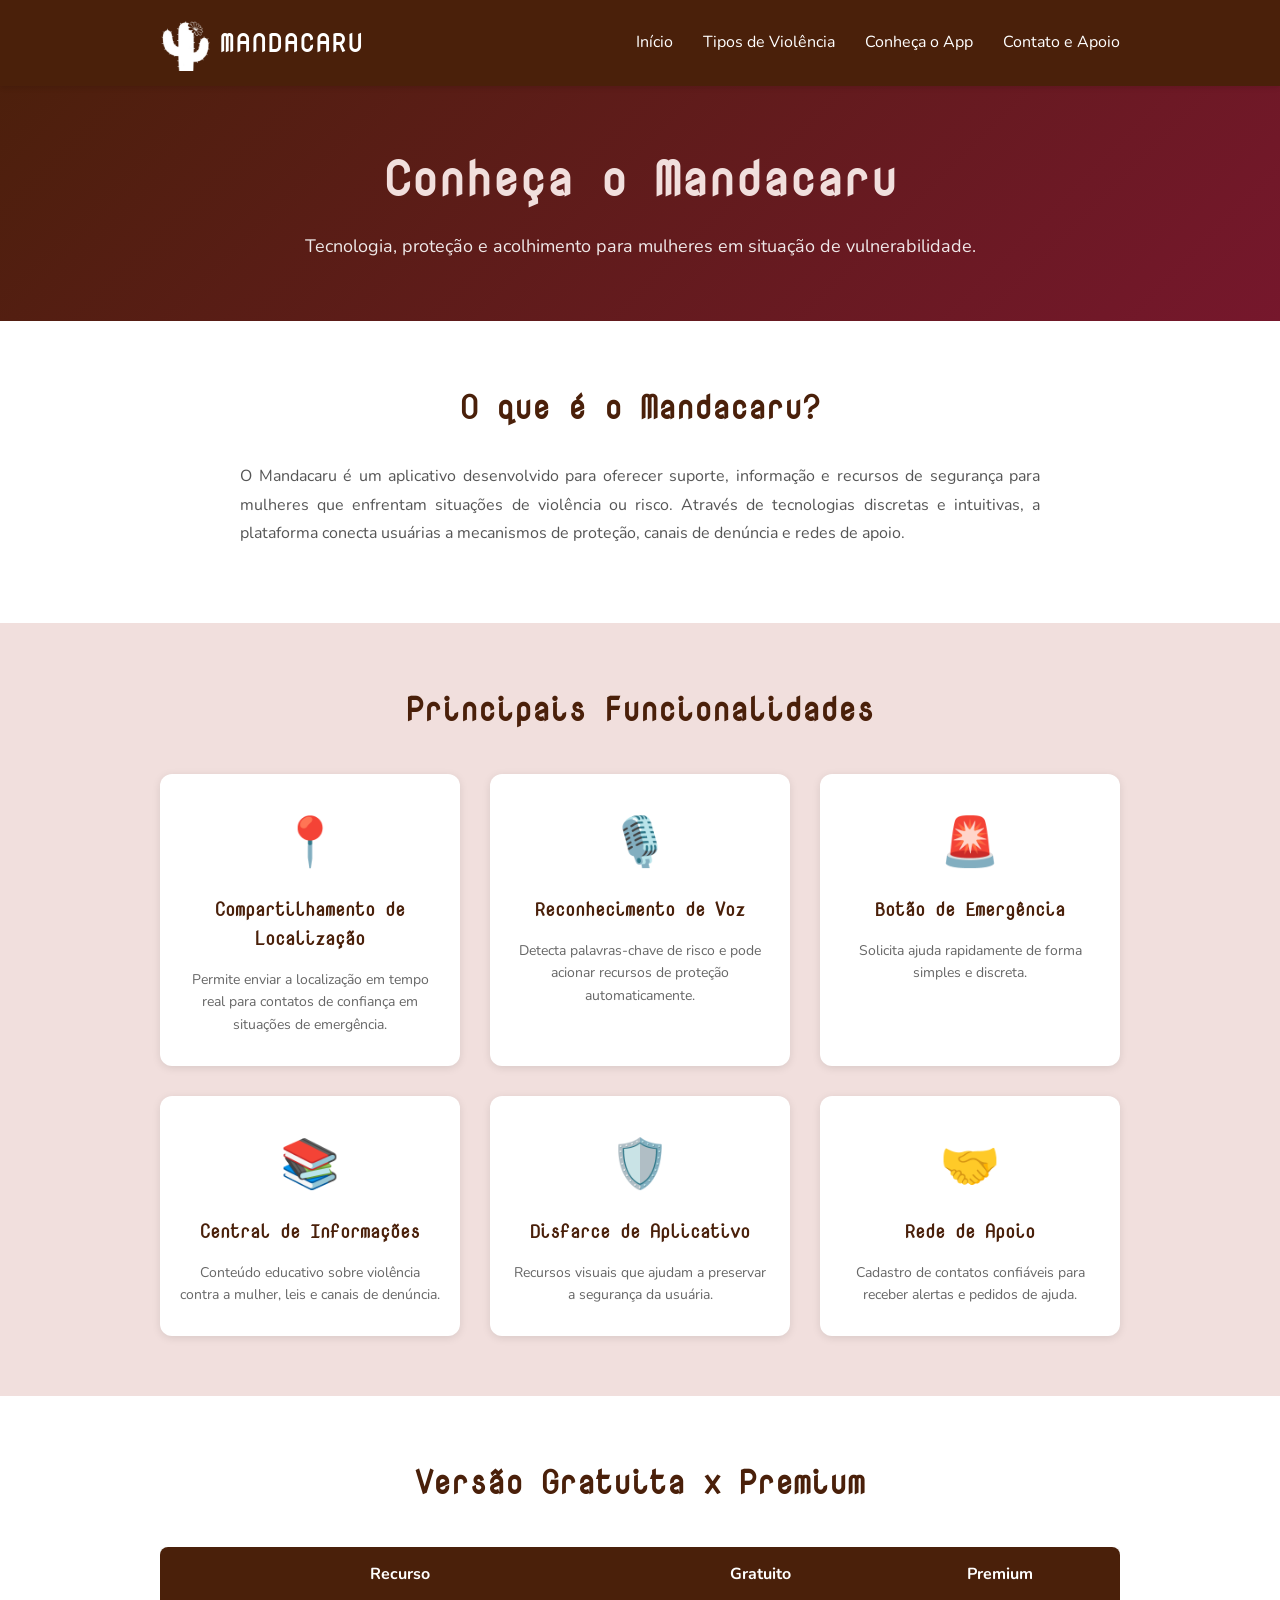
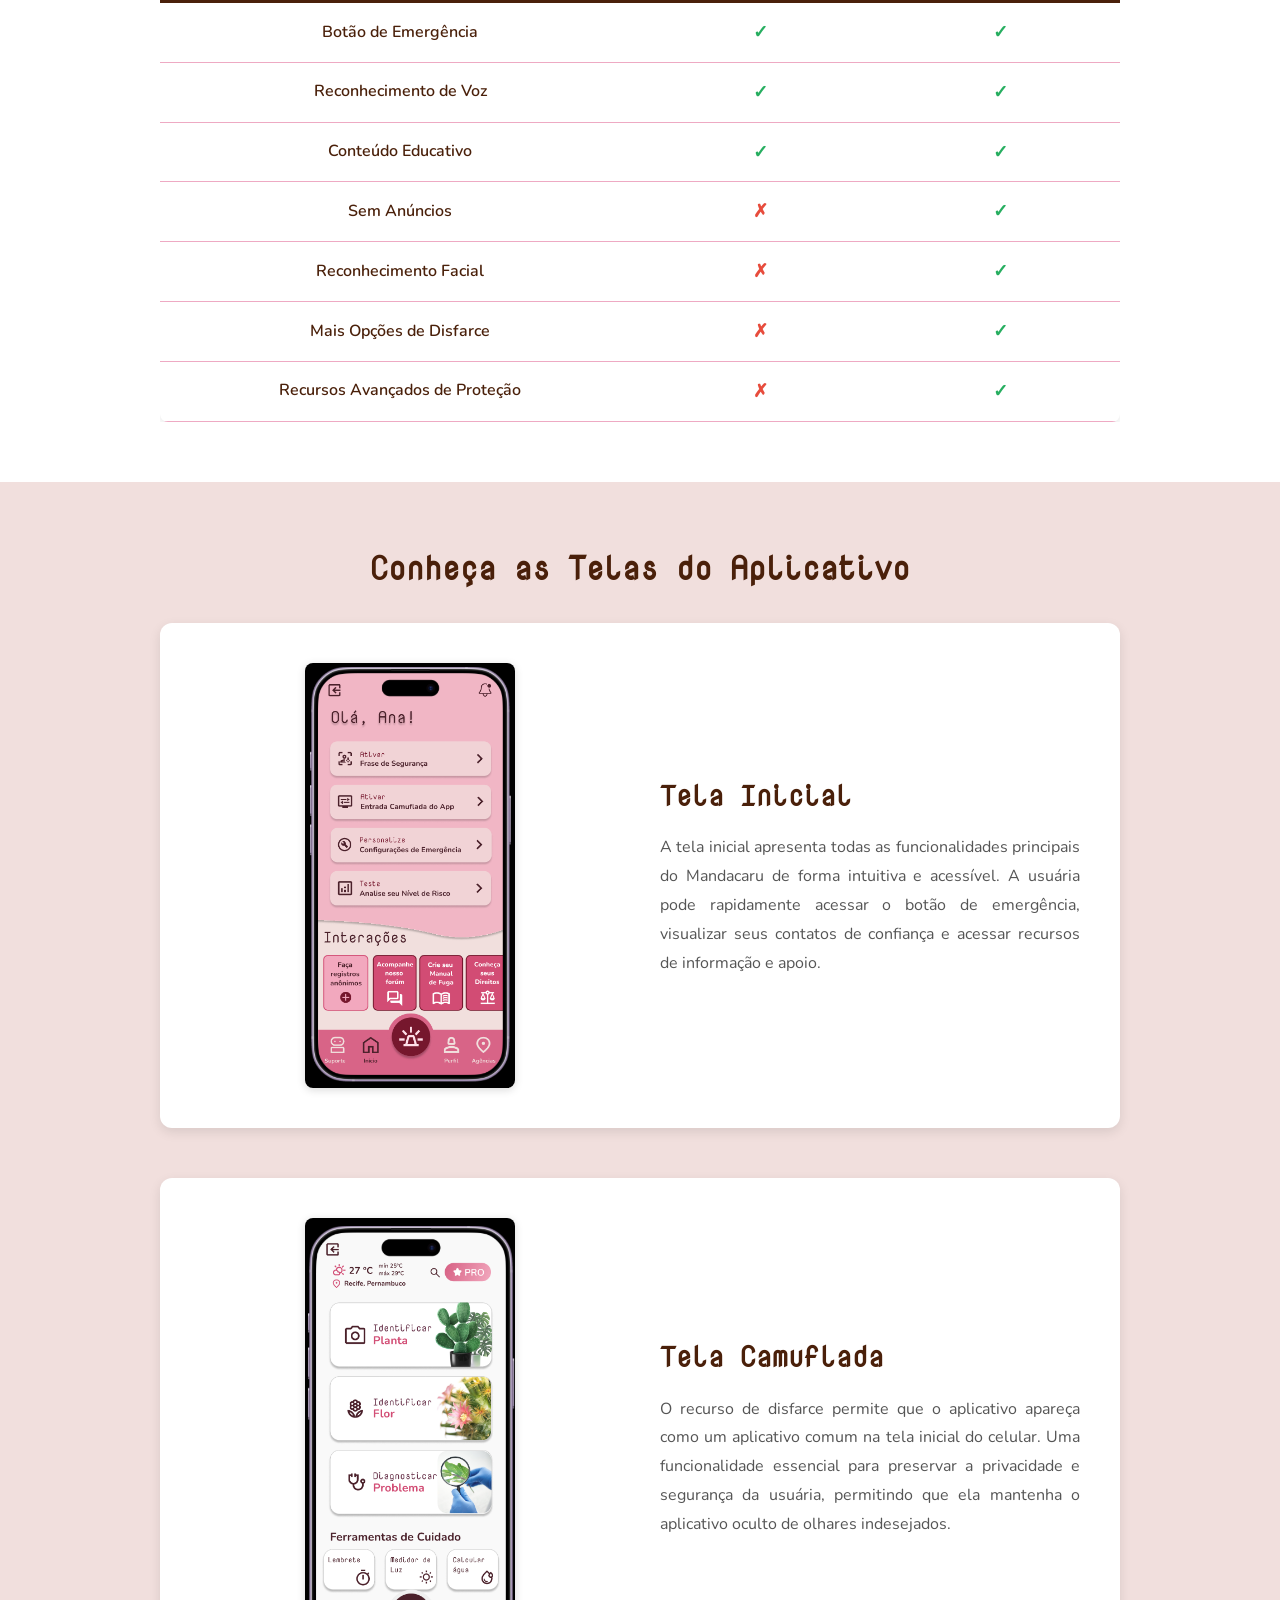
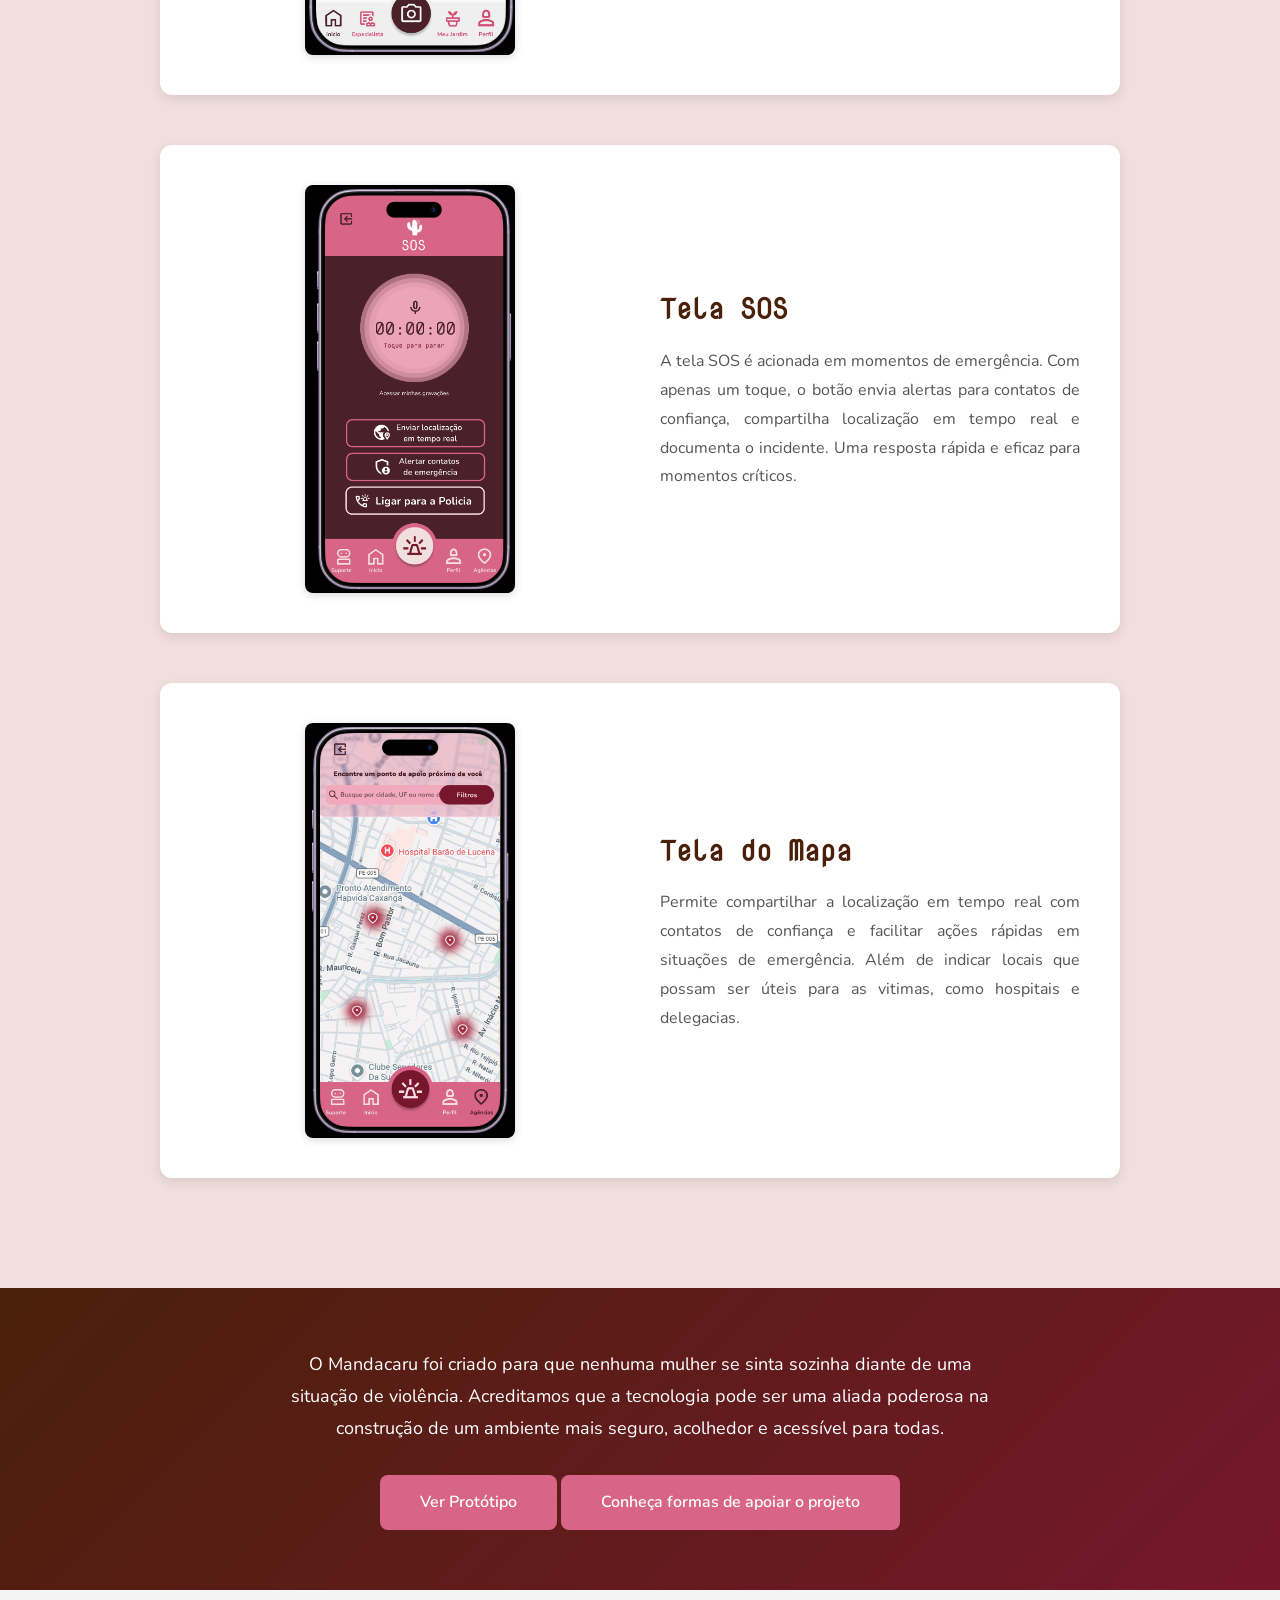
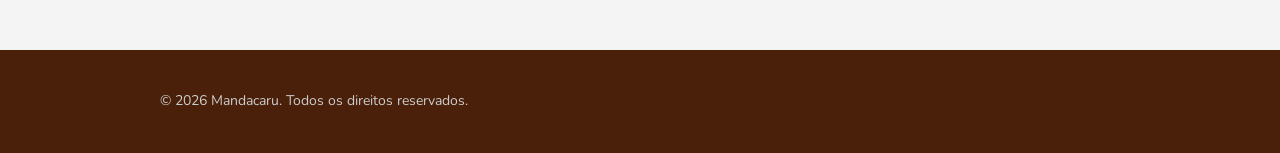
<file: conheca-app.html>
<!DOCTYPE html>
<html lang="pt-BR">
<head>
    <meta charset="UTF-8">
    <meta name="viewport" content="width=device-width, initial-scale=1.0">
    <title>Conheça o App - Mandacaru</title>
    <link rel="preconnect" href="https://fonts.googleapis.com">
    <link rel="preconnect" href="https://fonts.gstatic.com" crossorigin>
    <link href="https://fonts.googleapis.com/css2?family=Nova+Mono&family=Nunito:wght@300;400;600;700&display=swap" rel="stylesheet">
    <link rel="stylesheet" href="style.css">
</head>
<body>
    <header class="cabecalho">
        <div class="container-cabecalho">
            <div class="logo-area">
                <img src="img/logo-mandacaru-branco.png" alt="Logo Mandacaru" class="logo-imagem">
                <h1 class="nome-projeto">Mandacaru</h1>
            </div>

            <nav class="menu-navegacao">
                <ul class="lista-menu">
                    <li><a href="index.html" class="link-menu">Início</a></li>
                    <li><a href="tipos-violencia.html" class="link-menu">Tipos de Violência</a></li>
                    <li><a href="conheca-app.html" class="link-menu">Conheça o App</a></li>
                    <li><a href="contato.html" class="link-menu">Contato e Apoio</a></li>
                </ul>
            </nav>
        </div>
    </header>


    <section class="secao-titulo">
        <h1>Conheça o Mandacaru</h1>
        <p>Tecnologia, proteção e acolhimento para mulheres em situação de vulnerabilidade.</p>
    </section>
    
    <section class="secao-o-que-eh">
        <div class="container">
            <h2 class="titulo-secao-conheca">O que é o Mandacaru?</h2>
            <div class="conteudo-o-que-eh">
                <p class="texto-descritivo">
                    O Mandacaru é um aplicativo desenvolvido para oferecer suporte, informação e recursos de segurança para mulheres que enfrentam situações de violência ou risco. Através de tecnologias discretas e intuitivas, a plataforma conecta usuárias a mecanismos de proteção, canais de denúncia e redes de apoio.
                </p>
            </div>
        </div>
    </section>


    <section class="secao-funcionalidades">
        <div class="container">
            <h2 class="titulo-secao-conheca">Principais Funcionalidades</h2>
            
            <!-- Grid de cards com funcionalidades -->
            <div class="grid-funcionalidades">
                <!-- Card 1: Compartilhamento de Localização -->
                <div class="card-funcionalidade">
                    <div class="icone-funcionalidade">📍</div>
                    <h3 class="titulo-funcionalidade">Compartilhamento de Localização</h3>
                    <p class="descricao-funcionalidade">
                        Permite enviar a localização em tempo real para contatos de confiança em situações de emergência.
                    </p>
                </div>

                <!-- Card 2: Reconhecimento de Voz -->
                <div class="card-funcionalidade">
                    <div class="icone-funcionalidade">🎙️</div>
                    <h3 class="titulo-funcionalidade">Reconhecimento de Voz</h3>
                    <p class="descricao-funcionalidade">
                        Detecta palavras-chave de risco e pode acionar recursos de proteção automaticamente.
                    </p>
                </div>

                <!-- Card 3: Botão de Emergência -->
                <div class="card-funcionalidade">
                    <div class="icone-funcionalidade">🚨</div>
                    <h3 class="titulo-funcionalidade">Botão de Emergência</h3>
                    <p class="descricao-funcionalidade">
                        Solicita ajuda rapidamente de forma simples e discreta.
                    </p>
                </div>

                <!-- Card 4: Central de Informações -->
                <div class="card-funcionalidade">
                    <div class="icone-funcionalidade">📚</div>
                    <h3 class="titulo-funcionalidade">Central de Informações</h3>
                    <p class="descricao-funcionalidade">
                        Conteúdo educativo sobre violência contra a mulher, leis e canais de denúncia.
                    </p>
                </div>

                <!-- Card 5: Disfarce de Aplicativo -->
                <div class="card-funcionalidade">
                    <div class="icone-funcionalidade">🛡️</div>
                    <h3 class="titulo-funcionalidade">Disfarce de Aplicativo</h3>
                    <p class="descricao-funcionalidade">
                        Recursos visuais que ajudam a preservar a segurança da usuária.
                    </p>
                </div>

                <!-- Card 6: Rede de Apoio -->
                <div class="card-funcionalidade">
                    <div class="icone-funcionalidade">🤝</div>
                    <h3 class="titulo-funcionalidade">Rede de Apoio</h3>
                    <p class="descricao-funcionalidade">
                        Cadastro de contatos confiáveis para receber alertas e pedidos de ajuda.
                    </p>
                </div>
            </div>
        </div>
    </section>


    <section class="secao-comparacao">
        <div class="container">
            <h2 class="titulo-secao-conheca">Versão Gratuita x Premium</h2>
            
            <!-- Tabela comparativa -->
            <div class="tabela-comparativa-wrapper">
                <table class="tabela-comparativa">
                    <thead>
                        <tr>
                            <th class="coluna-recurso">Recurso</th>
                            <th class="coluna-versao">Gratuito</th>
                            <th class="coluna-versao">Premium</th>
                        </tr>
                    </thead>
                    <tbody>
                        <tr>
                            <td class="recurso-nome">Botão de Emergência</td>
                            <td class="recurso-check">✓</td>
                            <td class="recurso-check">✓</td>
                        </tr>
                        <tr>
                            <td class="recurso-nome">Reconhecimento de Voz</td>
                            <td class="recurso-check">✓</td>
                            <td class="recurso-check">✓</td>
                        </tr>
                        <tr>
                            <td class="recurso-nome">Conteúdo Educativo</td>
                            <td class="recurso-check">✓</td>
                            <td class="recurso-check">✓</td>
                        </tr>
                        <tr>
                            <td class="recurso-nome">Sem Anúncios</td>
                            <td class="recurso-x">✗</td>
                            <td class="recurso-check">✓</td>
                        </tr>
                        <tr>
                            <td class="recurso-nome">Reconhecimento Facial</td>
                            <td class="recurso-x">✗</td>
                            <td class="recurso-check">✓</td>
                        </tr>
                        <tr>
                            <td class="recurso-nome">Mais Opções de Disfarce</td>
                            <td class="recurso-x">✗</td>
                            <td class="recurso-check">✓</td>
                        </tr>
                        <tr>
                            <td class="recurso-nome">Recursos Avançados de Proteção</td>
                            <td class="recurso-x">✗</td>
                            <td class="recurso-check">✓</td>
                        </tr>
                    </tbody>
                </table>
            </div>
        </div>
    </section>


    <section class="secao-telas-app">
        <div class="container">
            <h2 class="titulo-secao-conheca">Conheça as Telas do Aplicativo</h2>
            
            <!-- Bloco 1: Tela Inicial -->
            <div class="bloco-tela bloco-tela-imagem-esquerda">
                <div class="bloco-tela-imagem">
                    <img src="img/tela-principal.png" alt="Tela Inicial" class="imagem-tela">
                </div>
                <div class="bloco-tela-conteudo">
                    <h3 class="titulo-bloco-tela">Tela Inicial</h3>
                    <p class="texto-bloco-tela">A tela inicial apresenta todas as funcionalidades principais do Mandacaru de forma intuitiva e acessível. A usuária pode rapidamente acessar o botão de emergência, visualizar seus contatos de confiança e acessar recursos de informação e apoio.</p>
                </div>
            </div>

            <!-- Bloco 2: Tela Camuflada -->
            <div class="bloco-tela bloco-tela-imagem-direita">
                <div class="bloco-tela-conteudo">
                    <h3 class="titulo-bloco-tela">Tela Camuflada</h3>
                    <p class="texto-bloco-tela">O recurso de disfarce permite que o aplicativo apareça como um aplicativo comum na tela inicial do celular. Uma funcionalidade essencial para preservar a privacidade e segurança da usuária, permitindo que ela mantenha o aplicativo oculto de olhares indesejados.</p>
                </div>
                <div class="bloco-tela-imagem">
                    <img src="img/tela-camuflada.png" alt="Tela Camuflada" class="imagem-tela">
                </div>
            </div>

            <!-- Bloco 3: Tela SOS -->
            <div class="bloco-tela bloco-tela-imagem-esquerda">
                <div class="bloco-tela-imagem">
                    <img src="img/tela-sos.png" alt="Tela SOS" class="imagem-tela">
                </div>
                <div class="bloco-tela-conteudo">
                    <h3 class="titulo-bloco-tela">Tela SOS</h3>
                    <p class="texto-bloco-tela">A tela SOS é acionada em momentos de emergência. Com apenas um toque, o botão envia alertas para contatos de confiança, compartilha localização em tempo real e documenta o incidente. Uma resposta rápida e eficaz para momentos críticos.</p>
                </div>
            </div>

            <!-- Bloco 4: Tela do Mapa -->
            <div class="bloco-tela bloco-tela-imagem-direita">
                <div class="bloco-tela-conteudo">
                    <h3 class="titulo-bloco-tela">Tela do Mapa</h3>
                    <p class="texto-bloco-tela">Permite compartilhar a localização em tempo real com contatos de confiança e facilitar ações rápidas em situações de emergência. Além de indicar locais que possam ser úteis para as vitimas, como hospitais e delegacias.</p>
                </div>
                <div class="bloco-tela-imagem">
                    <img src="img/tela-mapa.png" alt="Tela do Mapa" class="imagem-tela">
                </div>
            </div>
        </div>
    </section>


    <section class="secao-impacto-final">
        <div class="container">
            <div class="conteudo-impacto">
                <p class="texto-impacto">
                    O Mandacaru foi criado para que nenhuma mulher se sinta sozinha diante de uma situação de violência. Acreditamos que a tecnologia pode ser uma aliada poderosa na construção de um ambiente mais seguro, acolhedor e acessível para todas.
                </p>
                <a href="https://www.figma.com/proto/MoO8YG9XPjfaWsmU0SAQwv/SINPI?node-id=54-201&t=dT54AO76UVMNItS4-1&scaling=scale-down&content-scaling=fixed&page-id=0%3A1&starting-point-node-id=54%3A201" target="_blank" class="botao-impacto">
                    Ver Protótipo
                </a>
                <a href="contato.html" class="botao-impacto">
                    Conheça formas de apoiar o projeto
                </a>
            </div>
        </div>
    </section>


    <footer class="rodape">
        <div class="container-rodape">
            <div class="info-copyright">
                <p>&copy; 2026 Mandacaru. Todos os direitos reservados.</p>
            </div>
        </div>
    </footer>

</body>
</html>
</file>
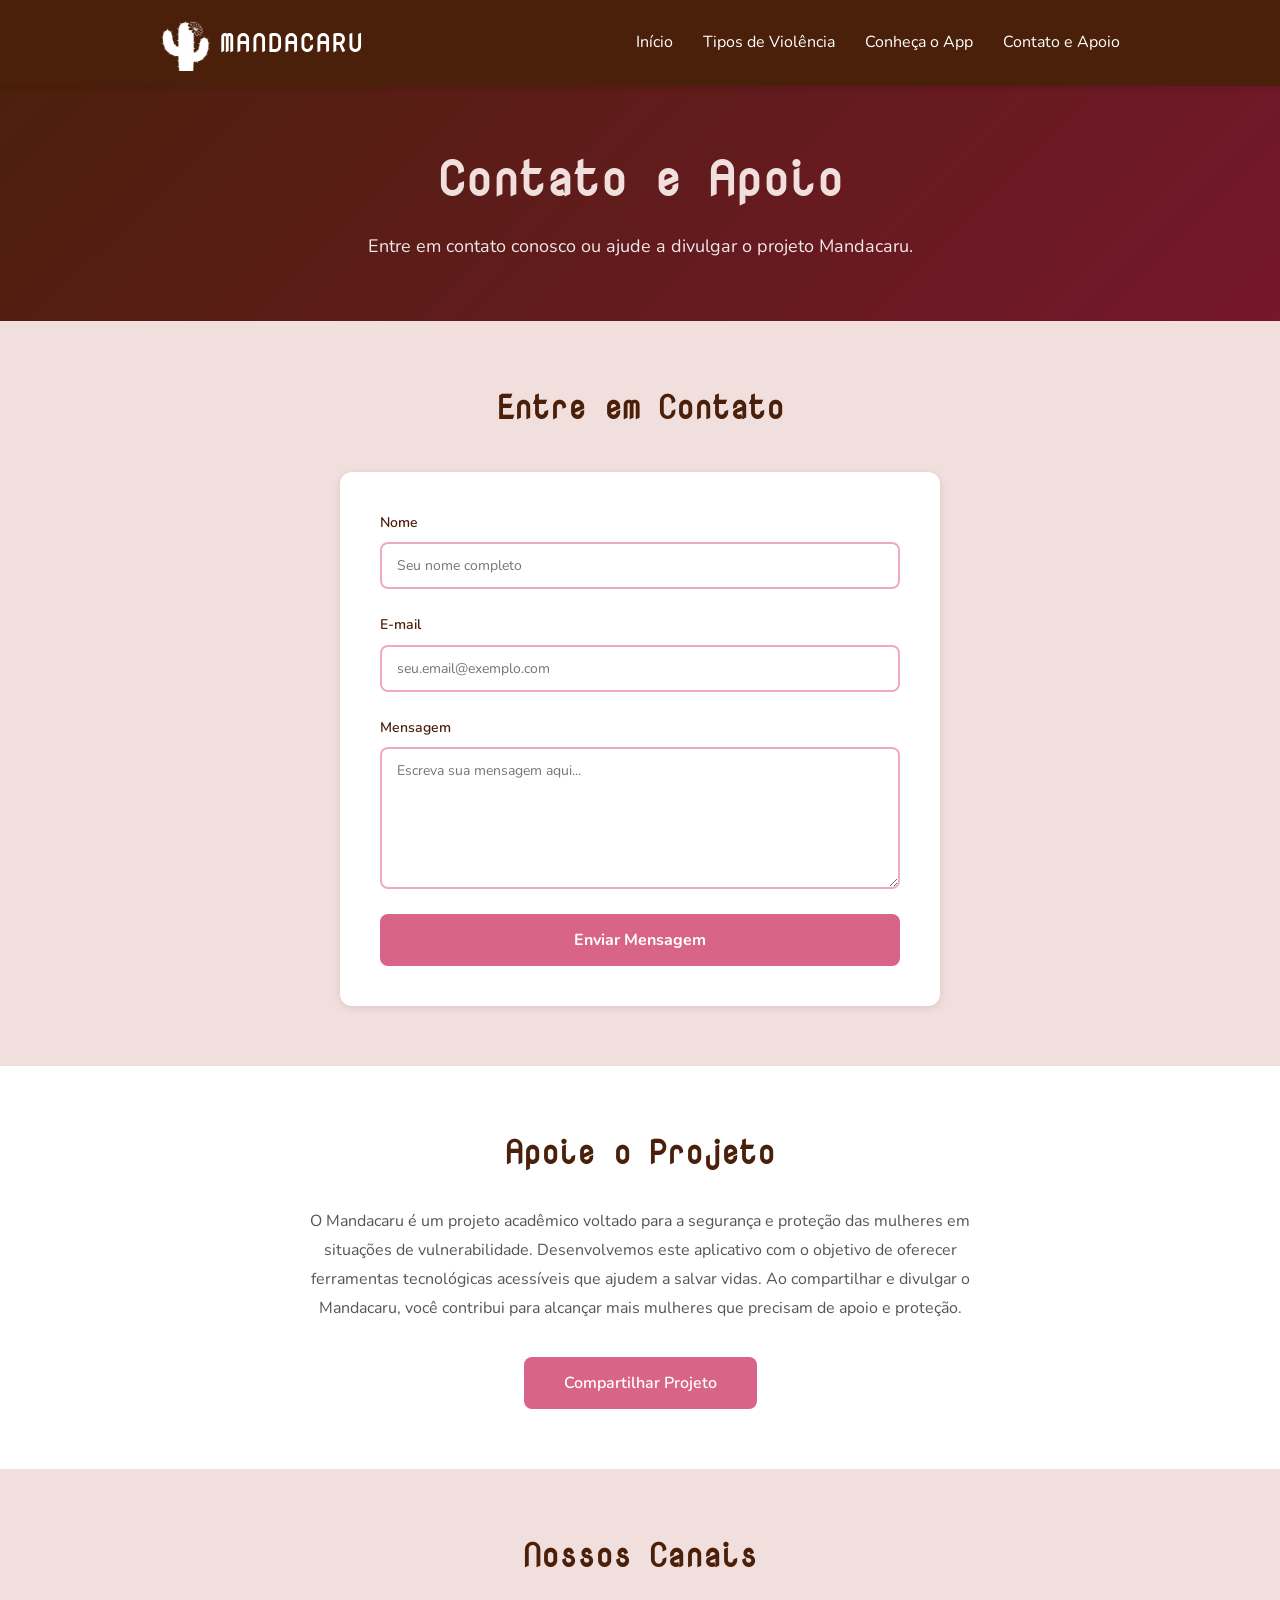
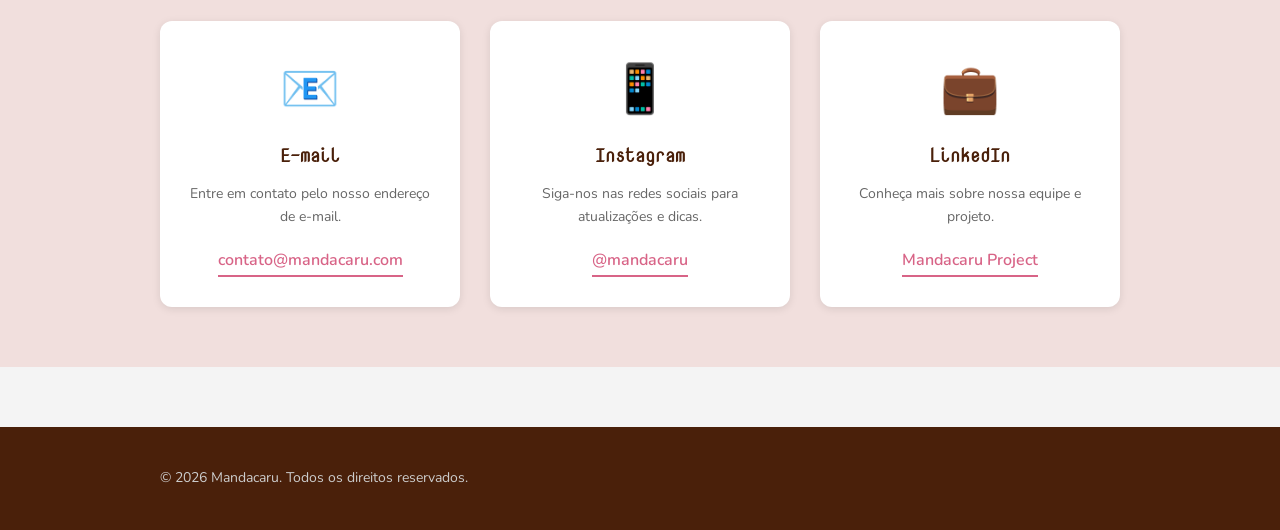
<file: contato.html>
<!DOCTYPE html>
<html lang="pt-BR">
<head>
    <meta charset="UTF-8">
    <meta name="viewport" content="width=device-width, initial-scale=1.0">
    <title>Contato e Apoio - Mandacaru</title>
    <link rel="preconnect" href="https://fonts.googleapis.com">
    <link rel="preconnect" href="https://fonts.gstatic.com" crossorigin>
    <link href="https://fonts.googleapis.com/css2?family=Nova+Mono&family=Nunito:wght@300;400;600;700&display=swap" rel="stylesheet">
    <link rel="stylesheet" href="style.css">
</head>
<body>
    <header class="cabecalho">
        <div class="container-cabecalho">
            <div class="logo-area">
                <img src="img/logo-mandacaru-branco.png" alt="Logo Mandacaru" class="logo-imagem">
                <h1 class="nome-projeto">Mandacaru</h1>
            </div>

            <nav class="menu-navegacao">
                <ul class="lista-menu">
                    <li><a href="index.html" class="link-menu">Início</a></li>
                    <li><a href="tipos-violencia.html" class="link-menu">Tipos de Violência</a></li>
                    <li><a href="conheca-app.html" class="link-menu">Conheça o App</a></li>
                    <li><a href="contato.html" class="link-menu">Contato e Apoio</a></li>
                </ul>
            </nav>
        </div>
    </header>


    <section class="secao-titulo">
        <h1>Contato e Apoio</h1>
        <p>Entre em contato conosco ou ajude a divulgar o projeto Mandacaru.</p>
    </section>


    <section class="secao-formulario">
        <div class="container">
            <h2 class="titulo-secao-conheca">Entre em Contato</h2>
            
            <form id="form" class="formulario-contato">
                <!-- Campo Nome -->
                <div class="grupo-form">
                    <label for="nome" class="label-form">Nome</label>
                    <input 
                        type="text" 
                        id="nome" 
                        name="nome" 
                        class="campo-input" 
                        placeholder="Seu nome completo"
                        required
                    >
                </div>

                <!-- Campo E-mail -->
                <div class="grupo-form">
                    <label for="email" class="label-form">E-mail</label>
                    <input 
                        type="email" 
                        id="email" 
                        name="email" 
                        class="campo-input" 
                        placeholder="seu.email@exemplo.com"
                        required
                    >
                </div>

                <!-- Campo Mensagem -->
                <div class="grupo-form">
                    <label for="mensagem" class="label-form">Mensagem</label>
                    <textarea 
                        id="mensagem" 
                        name="mensagem" 
                        class="campo-textarea" 
                        placeholder="Escreva sua mensagem aqui..."
                        rows="6"
                        required
                    ></textarea>
                </div>

                <!-- Botão Enviar -->
                <button type="submit" class="botao-enviar">Enviar Mensagem</button>
            </form>
        </div>
    </section>


    <section class="secao-apoiar">
        <div class="container">
            <div class="conteudo-apoiar">
                <h2 class="titulo-secao-conheca">Apoie o Projeto</h2>
                <p class="texto-apoiar">
                    O Mandacaru é um projeto acadêmico voltado para a segurança e proteção das mulheres em situações de vulnerabilidade. Desenvolvemos este aplicativo com o objetivo de oferecer ferramentas tecnológicas acessíveis que ajudem a salvar vidas. Ao compartilhar e divulgar o Mandacaru, você contribui para alcançar mais mulheres que precisam de apoio e proteção.
                </p>
                <button class="botao-compartilhar" onclick="compartilharProjeto()">Compartilhar Projeto</button>
            </div>
        </div>
    </section>


    <section class="secao-canais">
        <div class="container">
            <h2 class="titulo-secao-conheca">Nossos Canais</h2>
            
            <div class="grid-canais">
                <!-- Card E-mail -->
                <div class="card-canal">
                    <div class="icone-canal">📧</div>
                    <h3 class="titulo-canal">E-mail</h3>
                    <p class="texto-canal">Entre em contato pelo nosso endereço de e-mail.</p>
                    <a class="link-canal">contato@mandacaru.com</a>
                </div>

                <!-- Card Instagram -->
                <div class="card-canal">
                    <div class="icone-canal">📱</div>
                    <h3 class="titulo-canal">Instagram</h3>
                    <p class="texto-canal">Siga-nos nas redes sociais para atualizações e dicas.</p>
                    <a target="_blank" class="link-canal">@mandacaru</a>
                </div>

                <!-- Card LinkedIn -->
                <div class="card-canal">
                    <div class="icone-canal">💼</div>
                    <h3 class="titulo-canal">LinkedIn</h3>
                    <p class="texto-canal">Conheça mais sobre nossa equipe e projeto.</p>
                    <a target="_blank" class="link-canal">Mandacaru Project</a>
                </div>
            </div>
        </div>
    </section>

    <footer class="rodape">
        <div class="container-rodape">
            <div class="info-copyright">
                <p>&copy; 2026 Mandacaru. Todos os direitos reservados.</p>
            </div>
        </div>
    </footer>

    <script src="script.js"></script>
</body>
</html>
</file>
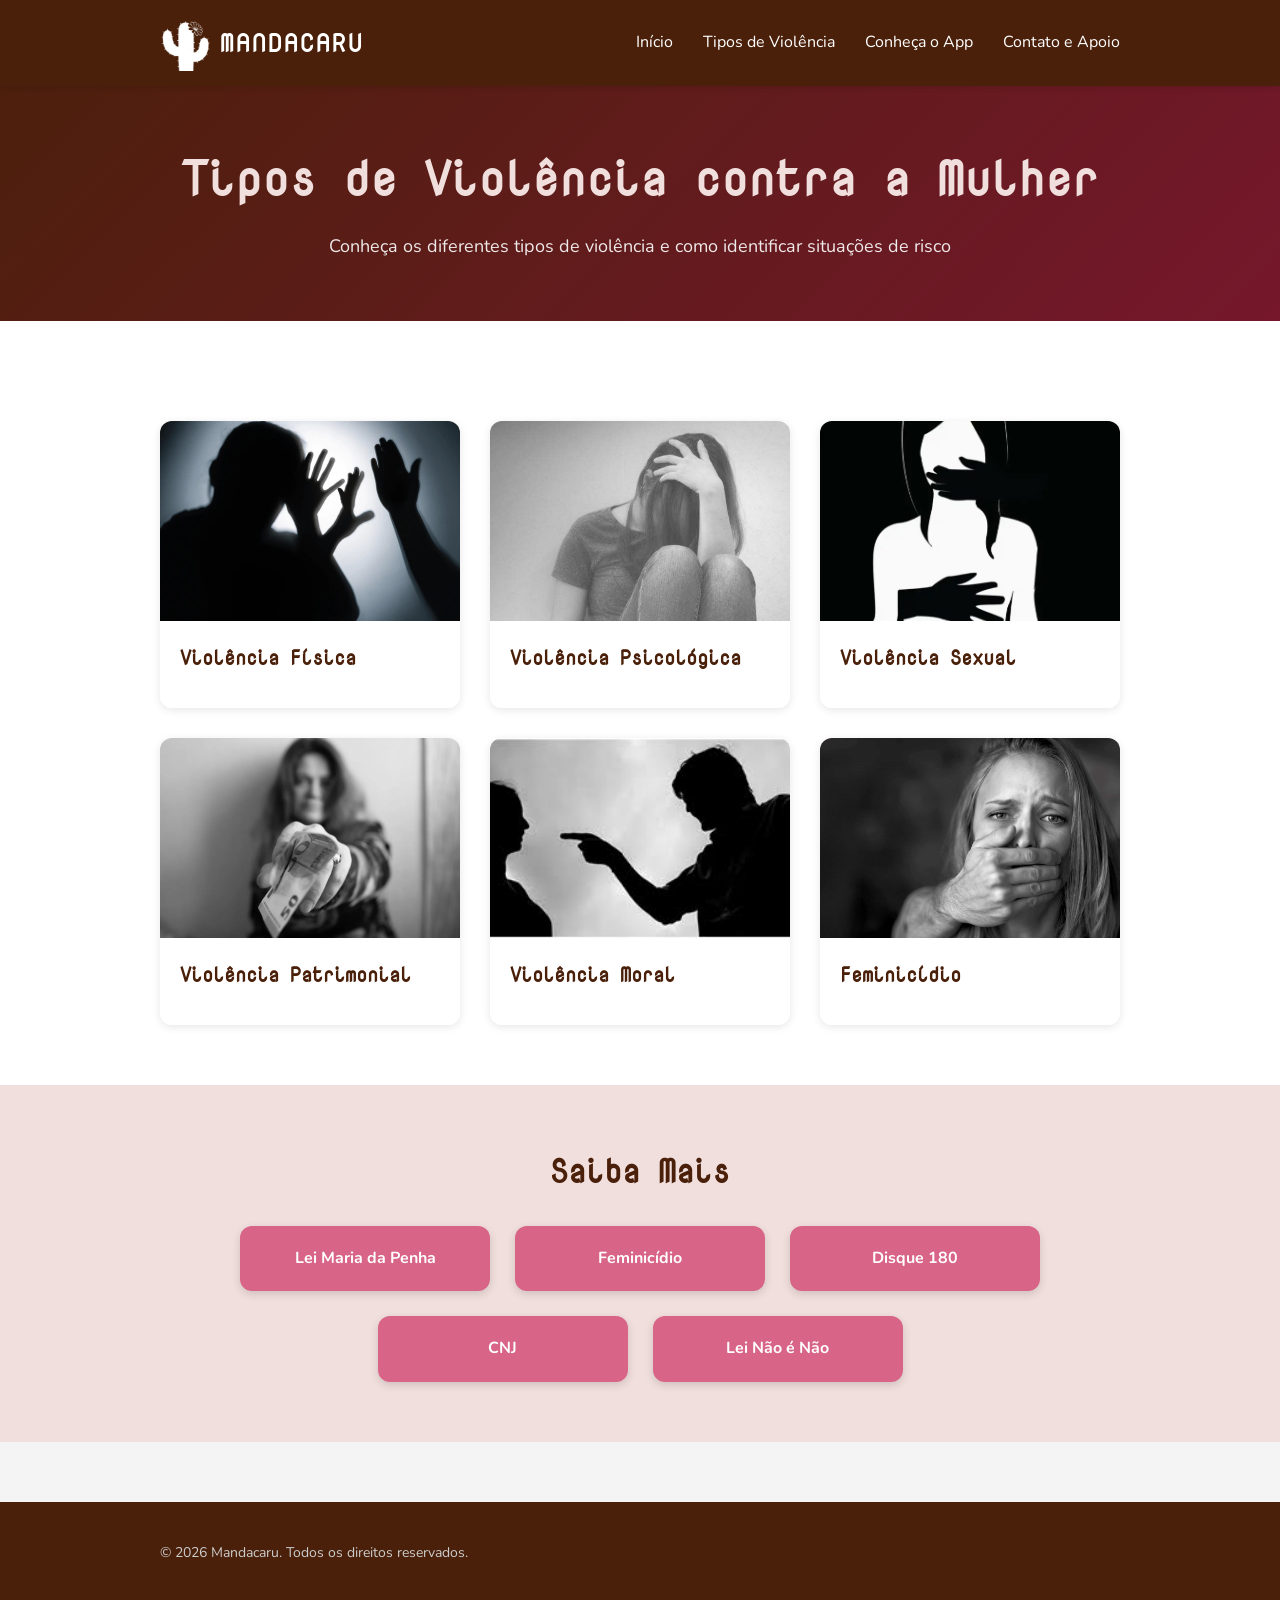
<file: tipos-violencia.html>
<!DOCTYPE html>
<html lang="pt-BR">
<head>
    <meta charset="UTF-8">
    <meta name="viewport" content="width=device-width, initial-scale=1.0">
    <title>Tipos de Violência - Mandacaru</title>
    <link rel="preconnect" href="https://fonts.googleapis.com">
    <link rel="preconnect" href="https://fonts.gstatic.com" crossorigin>
    <link href="https://fonts.googleapis.com/css2?family=Nova+Mono&family=Nunito:wght@300;400;600;700&display=swap" rel="stylesheet">
    <link rel="stylesheet" href="style.css">
</head>
<body>
    <header class="cabecalho">
        <div class="container-cabecalho">
            <div class="logo-area">
                <img src="img/logo-mandacaru-branco.png" alt="Logo Mandacaru" class="logo-imagem">
                <h1 class="nome-projeto">Mandacaru</h1>
            </div>

            <nav class="menu-navegacao">
                <ul class="lista-menu">
                    <li><a href="index.html" class="link-menu">Início</a></li>
                    <li><a href="tipos-violencia.html" class="link-menu">Tipos de Violência</a></li>
                    <li><a href="conheca-app.html" class="link-menu">Conheça o App</a></li>
                    <li><a href="contato.html" class="link-menu">Contato e Apoio</a></li>
                </ul>
            </nav>
        </div>
    </header>


    <section class="secao-titulo">
        <h1>Tipos de Violência contra a Mulher</h1>
        <p>Conheça os diferentes tipos de violência e como identificar situações de risco</p>
    </section>

    <!--SEÇÃO DOS CARDS-->
    <section class="secao-cards">
        <div class="container">
            <div class="grid-cards">
                <!-- CARD 1: Violência Física -->
                <div class="card">
                    <div class="card-imagem-container">
                        <img src="img/violencia-fisica.webp" alt="Violência Física" class="card-imagem">
                        <!-- Camada que aparece ao passar o mouse -->
                        <div class="card-overlay">
                            <div class="card-descricao">
                                Acontece quando há agressões que causam dor ou lesões físicas, como empurrões, tapas, socos, chutes ou outras formas de violência corporal.
                            </div>
                        </div>
                    </div>
                    <div class="card-conteudo">
                        <h3 class="card-titulo">Violência Física</h3>
                    </div>
                </div>

                <!-- CARD 2: Violência Psicológica -->
                <div class="card">
                    <div class="card-imagem-container">
                        <img src="img/violencia-psicologica.jpg" alt="Violência Psicológica" class="card-imagem">
                        <!-- Camada que aparece ao passar o mouse -->
                        <div class="card-overlay">
                            <div class="card-descricao">
                                Atos que causem dano emocional e diminuição da autoestima, como humilhação, ameaças, constrangimento, insultos e isolamento social.
                            </div>
                        </div>
                    </div>
                    <div class="card-conteudo">
                        <h3 class="card-titulo">Violência Psicológica</h3>
                    </div>
                </div>

                <!-- CARD 3: Violência Sexual -->
                <div class="card">
                    <div class="card-imagem-container">
                        <img src="img/violencia-sexual.jpg" alt="Violência Sexual" class="card-imagem">
                        <!-- Camada que aparece ao passar o mouse -->
                        <div class="card-overlay">
                            <div class="card-descricao">
                                Qualquer ato sexual não consentido, incluindo estupro, assédio sexual, abuso sexual, exploração sexual e coerção para atos sexuais.
                            </div>
                        </div>
                    </div>
                    <div class="card-conteudo">
                        <h3 class="card-titulo">Violência Sexual</h3>
                    </div>
                </div>

                <!-- CARD 4: Violência Patrimonial -->
                <div class="card">
                    <div class="card-imagem-container">
                        <img src="img/violencia-patrimonial.webp" alt="Violência Patrimonial" class="card-imagem">
                        <!-- Camada que aparece ao passar o mouse -->
                        <div class="card-overlay">
                            <div class="card-descricao">
                                Qualquer conduta que configure retenção, subtração, destruição parcial ou total de objetos, instrumentos de trabalho, documentos pessoais e bens.
                            </div>
                        </div>
                    </div>
                    <div class="card-conteudo">
                        <h3 class="card-titulo">Violência Patrimonial</h3>
                    </div>
                </div>

                <!-- CARD 5: Violência Moral -->
                <div class="card">
                    <div class="card-imagem-container">
                        <img src="img/violencia-moral.jpg" alt="Violência Moral" class="card-imagem">
                        <!-- Camada que aparece ao passar o mouse -->
                        <div class="card-overlay">
                            <div class="card-descricao">
                                Qualquer conduta que configure calúnia, difamação ou injúria contra a mulher, prejudicando sua honra e reputação pessoal e profissional.
                            </div>
                        </div>
                    </div>
                    <div class="card-conteudo">
                        <h3 class="card-titulo">Violência Moral</h3>
                    </div>
                </div>

                <!-- CARD 6: Feminicídio -->
                <div class="card">
                    <div class="card-imagem-container">
                        <img src="img/feminicidio.webp" alt="Feminicídio" class="card-imagem">
                        <!-- Camada que aparece ao passar o mouse -->
                        <div class="card-overlay">
                            <div class="card-descricao">
                                Homicídio cometido contra mulher por razões da condição de sexo feminino, incluindo situações de violência doméstica e familiar ou menosprezo.
                            </div>
                        </div>
                    </div>
                    <div class="card-conteudo">
                        <h3 class="card-titulo">Feminicídio</h3>
                    </div>
                </div>
            </div>
        </div>
    </section>


    <section class="secao-saiba-mais">
        <div class="container">
            <h2>Saiba Mais</h2>
            <div class="links-externos">
                <a href="https://www.cnj.jus.br/programas-e-acoes/violencia-contra-a-mulher/sobre-a-lei-maria-da-penha/" target="_blank" class="link-btn">
                    Lei Maria da Penha
                </a>
                <a href="https://dossies.agenciapatriciagalvao.org.br/feminicidio/capitulos/o-que-e-feminicidio/" target="_blank" class="link-btn">
                    Feminicídio
                </a>
                <a href="https://www.gov.br/mulheres/pt-br/ligue180" target="_blank" class="link-btn">
                    Disque 180
                </a>
                <a href="https://www.cnj.jus.br/programas-e-acoes/violencia-contra-a-mulher/" target="_blank" class="link-btn">
                    CNJ
                </a>
                <a href="https://www.planalto.gov.br/ccivil_03/_ato2023-2026/2023/lei/l14786.htm" target="_blank" class="link-btn">
                    Lei Não é Não
                </a>
            </div>
        </div>
    </section>

    <footer class="rodape" id="contato">
        <div class="container-rodape">
            <div class="info-copyright">
                <p>&copy; 2026 Mandacaru. Todos os direitos reservados.</p>
            </div>
        </div>
    </footer>

</body>
</html>
</file>
<file: style.css>
/* 1. VARIÁVEIS E RESET */

:root {
    /* Paleta de cores simplificada */
    --cor-escura: #4A200A;
    --cor-rosa: #D86487;
    --cor-rosa-clara: #EEAAC3;
    --cor-fundo-claro: #F1DFDD;
    --cor-roxa: #76172C;
    
    /* Fontes */
    --fonte-titulo: 'Nova Mono', monospace;
    --fonte-texto: 'Nunito', sans-serif;
}

* {
    margin: 0;
    padding: 0;
    box-sizing: border-box;
}

body {
    font-family: var(--fonte-texto);
    line-height: 1.6;
    color: #333;
    background-color: #f4f4f4;
}

.container {
    max-width: 1000px;
    margin: 0 auto;
    padding: 0 20px;
}

/* 2. CABEÇALHO */

.cabecalho {
    background-color: var(--cor-escura);
    padding: 15px 0;
    position: fixed;
    width: 100%;
    top: 0;
    z-index: 100;
    box-shadow: 0 2px 5px rgba(0, 0, 0, 0.1);
}

.container-cabecalho {
    max-width: 1000px;
    margin: 0 auto;
    padding: 0 20px;
    display: flex;
    justify-content: space-between;
    align-items: center;
    flex-wrap: wrap;
    gap: 15px;
}

.logo-area {
    display: flex;
    align-items: center;
    gap: 10px;
}

.logo-imagem {
    width: 50px;
    height: auto;
}

.nome-projeto {
    color: #fff;
    font-size: 24px;
    font-family: var(--fonte-titulo);
    text-transform: uppercase;
    letter-spacing: 3px;
}

.menu-navegacao {
    flex: 1;
    min-width: 300px;
}

.lista-menu {
    list-style: none;
    display: flex;
    gap: 30px;
    flex-wrap: wrap;
    justify-content: flex-end;
}

.link-menu {
    color: #fff;
    text-decoration: none;
    font-size: 16px;
    transition: 0.3s ease;
    border-bottom: 2px solid transparent;
    padding-bottom: 5px;
}

.link-menu:hover {
    color: var(--cor-rosa);
    border-bottom: 2px solid var(--cor-rosa);
}

/* 3. BANNERS */

.banner{
    margin-top: 60px;
    background: url('img/banner-mandacaru2.png');
    background-size: cover;
    background-position: center;
    display: flex;
    align-items: center;
    justify-content: center;
    position: relative;
    height: 300px;
}

.camada-escura {
    position: absolute;
    top: 0;
    left: 0;
    width: 100%;
    height: 100%;
    background-color: rgba(26, 9, 3, 0.712);
}

.conteudo-banner {
    position: relative;
    z-index: 2;
    text-align: center;
    color: #fff;
}

.logo-banner {
    width: 120px;
    margin-bottom: 20px;
}

.slogan {
    font-size: 28px;
    font-weight: 600;
    font-family: var(--fonte-texto);
    text-shadow: 2px 2px 4px rgba(0, 0, 0, 0.5);
}

/* 4. SEÇÕES GERAIS */

.sobre-nos,
.secao-o-que-eh,
.secao-download,
.secao-demonstracao,
.secao-comparacao {
    background-color: #fff;
    padding: 60px 20px;
}

.secao-video,
.secao-funcionalidades {
    background-color: var(--cor-fundo-claro);
    padding: 60px 20px;
}

.secao-cards {
    background-color: #fff;
    padding: 60px 20px;
}

.secao-saiba-mais {
    background-color: var(--cor-fundo-claro);
    padding: 60px 20px;
}

.secao-impacto-final {
    background: linear-gradient(135deg, var(--cor-escura) 0%, var(--cor-roxa) 100%);
    padding: 60px 20px;
}


.titulo-secao,
.titulo-secao-conheca,
.secao-saiba-mais h2 {
    color: var(--cor-escura);
    font-size: 32px;
    text-align: center;
    margin-bottom: 30px;
    font-family: var(--fonte-titulo);
}

.secao-titulo h1 {
    font-size: 48px;
    margin-bottom: 15px;
    text-align: center;
    font-family: var(--fonte-titulo);
    color: var(--cor-fundo-claro);
}

.secao-titulo {
    background: linear-gradient(135deg, var(--cor-escura) 0%, var(--cor-roxa) 100%);
    color: #fff;
    padding: 140px 20px 60px 20px;
    text-align: center;
}

.secao-titulo p {
    font-size: 18px;
    opacity: 0.9;
}

.titulo-secao {
    border-bottom: 3px solid var(--cor-rosa);
    padding-bottom: 15px;
    display: inline-block;
    width: 100%;
}


.conteudo-sobre,
.conteudo-o-que-eh {
    max-width: 800px;
    margin: 0 auto;
}

.conteudo-sobre p,
.texto-descritivo {
    color: #555;
    margin-bottom: 15px;
    text-align: justify;
    font-size: 16px;
    line-height: 1.8;
}

.area-video {
    background-color: #fff;
    border: 2px solid var(--cor-rosa-clara);
    border-radius: 8px;
    padding: 60px 20px;
    text-align: center;
    min-height: 300px;
    display: flex;
    align-items: center;
    justify-content: center;
}

.area-video p {
    color: var(--cor-escura);
    font-size: 18px;
    font-weight: bold;
}

/* 5. CARDS */
.grid-cards,
.grid-funcionalidades {
    display: grid;
    grid-template-columns: repeat(auto-fit, minmax(280px, 1fr));
    gap: 30px;
    margin-top: 40px;
}

.card {
    background-color: #fff;
    border-radius: 12px;
    box-shadow: 0 2px 8px rgba(0, 0, 0, 0.1);
    transition: transform 0.3s ease, box-shadow 0.3s ease;
    cursor: pointer;
    overflow: hidden;
    position: relative;
}

.card-funcionalidade {
    background-color: #fff;
    border-radius: 12px;
    box-shadow: 0 2px 8px rgba(0, 0, 0, 0.1);
    padding: 30px 20px;
    text-align: center;
}

.card:hover {
    transform: translateY(-8px);
    box-shadow: 0 8px 16px rgba(0, 0, 0, 0.15);
}

.card-imagem-container {
    position: relative;
    width: 100%;
    height: 200px;
    overflow: hidden;
    background-color: var(--cor-fundo-claro);
}

.card-imagem {
    width: 100%;
    height: 100%;
    object-fit: cover;
    transition: filter 0.3s ease;
}

.card-overlay {
    position: absolute;
    top: 0;
    left: 0;
    width: 100%;
    height: 100%;
    background-color: rgba(74, 32, 10, 0.6);
    opacity: 0;
    transition: opacity 0.3s ease;
    display: flex;
    align-items: center;
    justify-content: center;
}

.card-descricao {
    color: #fff;
    font-size: 14px;
    padding: 15px;
    text-align: center;
    opacity: 0;
    transition: opacity 0.3s ease;
}

.card:hover .card-overlay,
.card:hover .card-descricao {
    opacity: 1;
}

.card:hover .card-imagem {
    filter: brightness(0.5);
}

.card-conteudo {
    padding: 20px;
    background-color: #fff;
}

.card-titulo,
.titulo-funcionalidade,
.titulo-etapa {
    color: var(--cor-escura);
    font-size: 20px;
    font-weight: 700;
    margin: 0 0 15px 0;
    font-family: var(--fonte-titulo);
}

.titulo-funcionalidade {
    font-size: 18px;
}

.icone-funcionalidade {
    font-size: 48px;
    margin-bottom: 15px;
}

.descricao-funcionalidade {
    color: #666;
    font-size: 14px;
    line-height: 1.6;
}

/* 6. TABELAS */

.tabela-comparativa-wrapper {
    margin-top: 40px;
    overflow-x: auto;
}

.tabela-comparativa {
    width: 100%;
    border-collapse: collapse;
    background-color: #fff;
    box-shadow: 0 2px 8px rgba(0, 0, 0, 0.1);
    border-radius: 8px;
    overflow: hidden;
}

.tabela-comparativa thead {
    background-color: var(--cor-escura);
    color: #fff;
}

.tabela-comparativa th {
    padding: 15px;
    text-align: center;
    font-weight: 700;
    color: #fff;
}

.tabela-comparativa tbody tr {
    border-bottom: 1px solid var(--cor-rosa-clara);
}


.tabela-comparativa td {
    padding: 15px;
    text-align: center;
}

.coluna-recurso,
.recurso-nome {
    text-align: left;
    color: var(--cor-escura);
    font-weight: 600;
}

.coluna-versao {
    width: 25%;
    color: var(--cor-escura);
    font-weight: 700;
}

.recurso-check {
    color: #27ae60;
    font-weight: bold;
    font-size: 18px;
}

.recurso-x {
    color: #e74c3c;
    font-weight: bold;
    font-size: 18px;
}

/* 7. COMPONENTES ESPECIAIS */
.secao-telas-app {
    background-color: var(--cor-fundo-claro);
    padding: 60px 20px;
}


.bloco-tela {
    display: flex;
    align-items: center;
    justify-content: space-between;
    gap: 40px;
    margin-bottom: 50px;
    background-color: #fff;
    border-radius: 12px;
    overflow: hidden;
    box-shadow: 0 4px 12px rgba(0, 0, 0, 0.1);
    padding: 40px;
}


.bloco-tela-imagem-esquerda {
    flex-direction: row;
}


.bloco-tela-imagem-direita {
    flex-direction: row-reverse;
}


.bloco-tela-imagem {
    flex: 1;
    min-width: 200px;
    display: flex;
    justify-content: center;
    align-items: center;
}

.imagem-tela {
    max-width: 50%;
    height: auto;
    border-radius: 8px;
    box-shadow: 0 2px 8px rgba(0, 0, 0, 0.15);
}


.bloco-tela-conteudo {
    flex: 1;
    min-width: 250px;
}


.titulo-bloco-tela {
    color: var(--cor-escura);
    font-size: 28px;
    font-weight: 700;
    margin-bottom: 15px;
    font-family: var(--fonte-titulo);
}

.texto-bloco-tela {
    color: #555;
    font-size: 16px;
    line-height: 1.8;
    text-align: justify;
    font-family: var(--fonte-texto);
}


.links-externos {
    display: flex;
    flex-wrap: wrap;
    justify-content: center;
    gap: 25px;
    max-width: 900px;
    margin: 0 auto;
}

.link-btn {
    width: 250px;
    background-color: var(--cor-rosa);
    color: white;
    text-decoration: none;
    padding: 20px;
    border-radius: 12px;
    text-align: center;
    font-family: var(--fonte-texto);
    font-weight: bold;
    box-shadow: 0 3px 8px rgba(0, 0, 0, 0.15);
    transition: 0.3s;
}

.link-btn:hover {
    background-color: var(--cor-roxa);
    transform: translateY(-5px);
}


.conteudo-impacto {
    max-width: 700px;
    margin: 0 auto;
    text-align: center;
}

.texto-impacto {
    color: #fff;
    font-size: 18px;
    line-height: 1.8;
    margin-bottom: 30px;
}

.botao-impacto {
    display: inline-block;
    padding: 15px 40px;
    background-color: var(--cor-rosa);
    color: #fff;
    text-decoration: none;
    border-radius: 8px;
    font-weight: 600;
    transition: 0.3s;
}

.botao-impacto:hover {
    background-color: var(--cor-roxa);
    transform: translateY(-3px);
}


.botoes-download {
    display: flex;
    gap: 30px;
    justify-content: center;
    flex-wrap: wrap;
    margin-top: 40px;
}

.botao-download {
    padding: 20px 40px;
    font-size: 18px;
    border: none;
    border-radius: 8px;
    cursor: pointer;
    display: flex;
    flex-direction: column;
    align-items: center;
    gap: 10px;
    transition: 0.3s;
    color: #fff;
    font-weight: bold;
    background-color: rgba(0, 0, 0, 0.196);
}

.botao-download:hover {
    transform: translateY(-5px);
    box-shadow: 0 8px 15px rgba(0, 0, 0, 0.2);
    background-color: var(--cor-rosa);
}

.icone-app {
    width: 140px;
    height: auto;
    display: block;
}

/* 8. COMPONENTES ESPECIAIS (FORMULÁRIO E CANAIS) */
.secao-formulario {
    background-color: var(--cor-fundo-claro);
    padding: 60px 20px;
}

.formulario-contato {
    max-width: 600px;
    margin: 40px auto 0;
    background-color: #fff;
    padding: 40px;
    border-radius: 12px;
    box-shadow: 0 2px 8px rgba(0, 0, 0, 0.1);
}

.grupo-form {
    margin-bottom: 25px;
    display: flex;
    flex-direction: column;
}

.label-form {
    color: var(--cor-escura);
    font-weight: 600;
    margin-bottom: 8px;
    font-size: 14px;
    font-family: var(--fonte-texto);
}

.campo-input {
    padding: 12px 15px;
    border: 2px solid var(--cor-rosa-clara);
    border-radius: 8px;
    font-family: var(--fonte-texto);
    font-size: 14px;
    color: #333;
    transition: border-color 0.3s ease;
}

.campo-input:focus {
    outline: none;
    border-color: var(--cor-rosa);
    background-color: #fafafa;
}

.campo-textarea {
    padding: 12px 15px;
    border: 2px solid var(--cor-rosa-clara);
    border-radius: 8px;
    font-family: var(--fonte-texto);
    font-size: 14px;
    color: #333;
    resize: vertical;
    transition: border-color 0.3s ease;
}

.campo-textarea:focus {
    outline: none;
    border-color: var(--cor-rosa);
    background-color: #fafafa;
}

.botao-enviar {
    width: 100%;
    padding: 15px;
    background-color: var(--cor-rosa);
    color: #fff;
    border: none;
    border-radius: 8px;
    font-size: 16px;
    font-weight: 700;
    cursor: pointer;
    font-family: var(--fonte-texto);
    transition: background-color 0.3s ease;
}

.botao-enviar:hover {
    background-color: var(--cor-roxa);
}

.secao-apoiar {
    background-color: #fff;
    padding: 60px 20px;
}

.conteudo-apoiar {
    max-width: 700px;
    margin: 0 auto;
    text-align: center;
}

.texto-apoiar {
    color: #555;
    font-size: 16px;
    line-height: 1.8;
    margin: 25px 0 35px;
    font-family: var(--fonte-texto);
}

.botao-compartilhar {
    display: inline-block;
    padding: 15px 40px;
    background-color: var(--cor-rosa);
    color: #fff;
    text-decoration: none;
    border-radius: 8px;
    font-weight: 600;
    border: none;
    cursor: pointer;
    font-family: var(--fonte-texto);
    font-size: 16px;
    transition: background-color 0.3s ease;
}

.botao-compartilhar:hover {
    background-color: var(--cor-roxa);
}

.secao-canais {
    background-color: var(--cor-fundo-claro);
    padding: 60px 20px;
}

.grid-canais {
    display: grid;
    grid-template-columns: repeat(auto-fit, minmax(280px, 1fr));
    gap: 30px;
    margin-top: 40px;
}

.card-canal {
    background-color: #fff;
    border-radius: 12px;
    padding: 30px;
    text-align: center;
    box-shadow: 0 2px 8px rgba(0, 0, 0, 0.1);
    transition: transform 0.3s ease, box-shadow 0.3s ease;
}

.card-canal:hover {
    transform: translateY(-8px);
    box-shadow: 0 8px 16px rgba(0, 0, 0, 0.15);
}

.icone-canal {
    font-size: 48px;
    margin-bottom: 15px;
}

.titulo-canal {
    color: var(--cor-escura);
    font-size: 18px;
    font-weight: 700;
    margin-bottom: 12px;
    font-family: var(--fonte-titulo);
}

.texto-canal {
    color: #666;
    font-size: 14px;
    line-height: 1.6;
    margin-bottom: 20px;
    font-family: var(--fonte-texto);
}

.link-canal {
    display: inline-block;
    color: var(--cor-rosa);
    text-decoration: none;
    font-weight: 600;
    font-family: var(--fonte-texto);
    border-bottom: 2px solid var(--cor-rosa);
    padding-bottom: 2px;
    transition: color 0.3s ease;
}

.link-canal:hover {
    color: var(--cor-roxa);
    border-bottom-color: var(--cor-roxa);
}

/* 9. RODAPÉ */

.rodape {
    background-color: var(--cor-escura);
    color: #fff;
    padding: 40px 0;
    margin-top: 60px;
}

.container-rodape {
    max-width: 1000px;
    margin: 0 auto;
    padding: 0 20px;
    display: flex;
    justify-content: space-between;
    align-items: flex-start;
    flex-wrap: wrap;
    gap: 40px;
}

.info-copyright {
    flex: 1;
    min-width: 200px;
}

.info-copyright p {
    font-size: 14px;
    color: #ccc;
}

.integrantes {
    flex: 1;
    min-width: 300px;
}

.integrantes h3 {
    color: var(--cor-rosa);
    margin-bottom: 15px;
    font-size: 16px;
}

.lista-integrantes {
    list-style: none;
    display: grid;
    grid-template-columns: 1fr 1fr;
    gap: 8px;
}

.lista-integrantes li {
    color: #ccc;
    font-si
</file>
